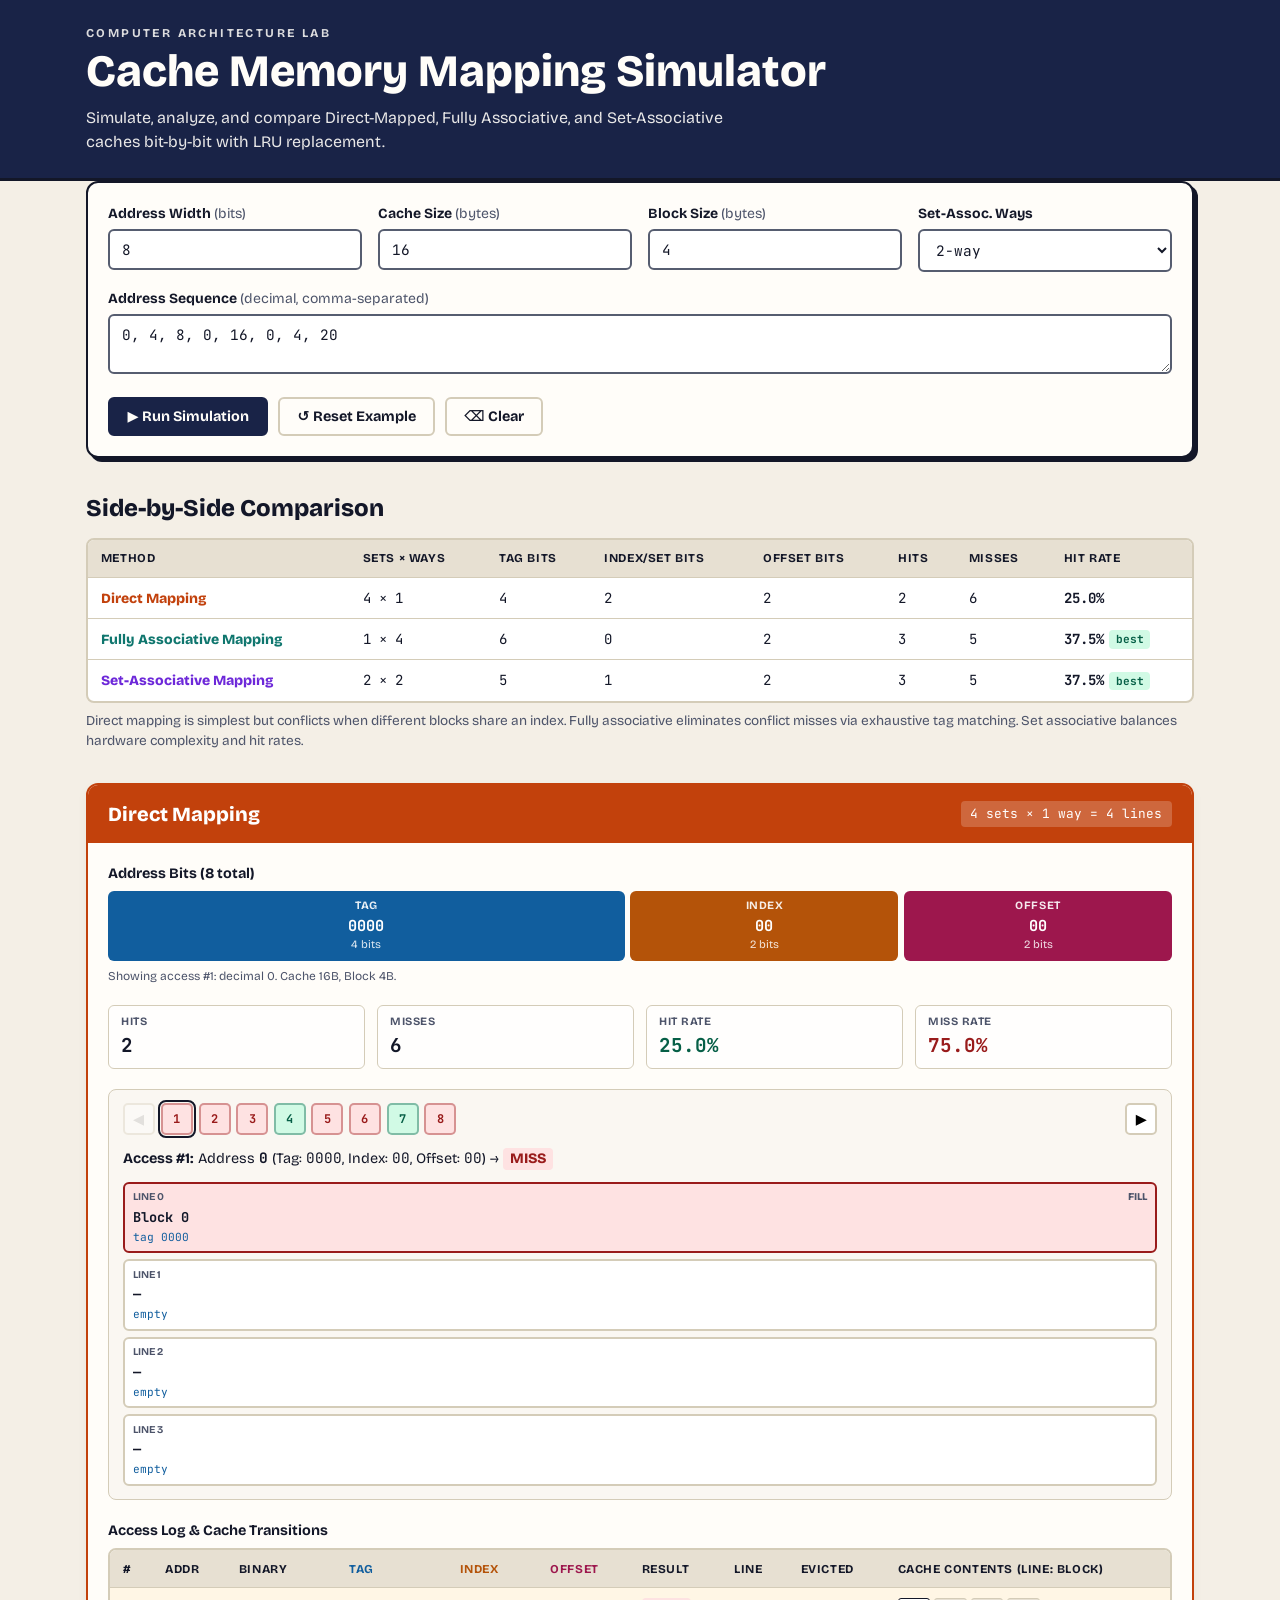
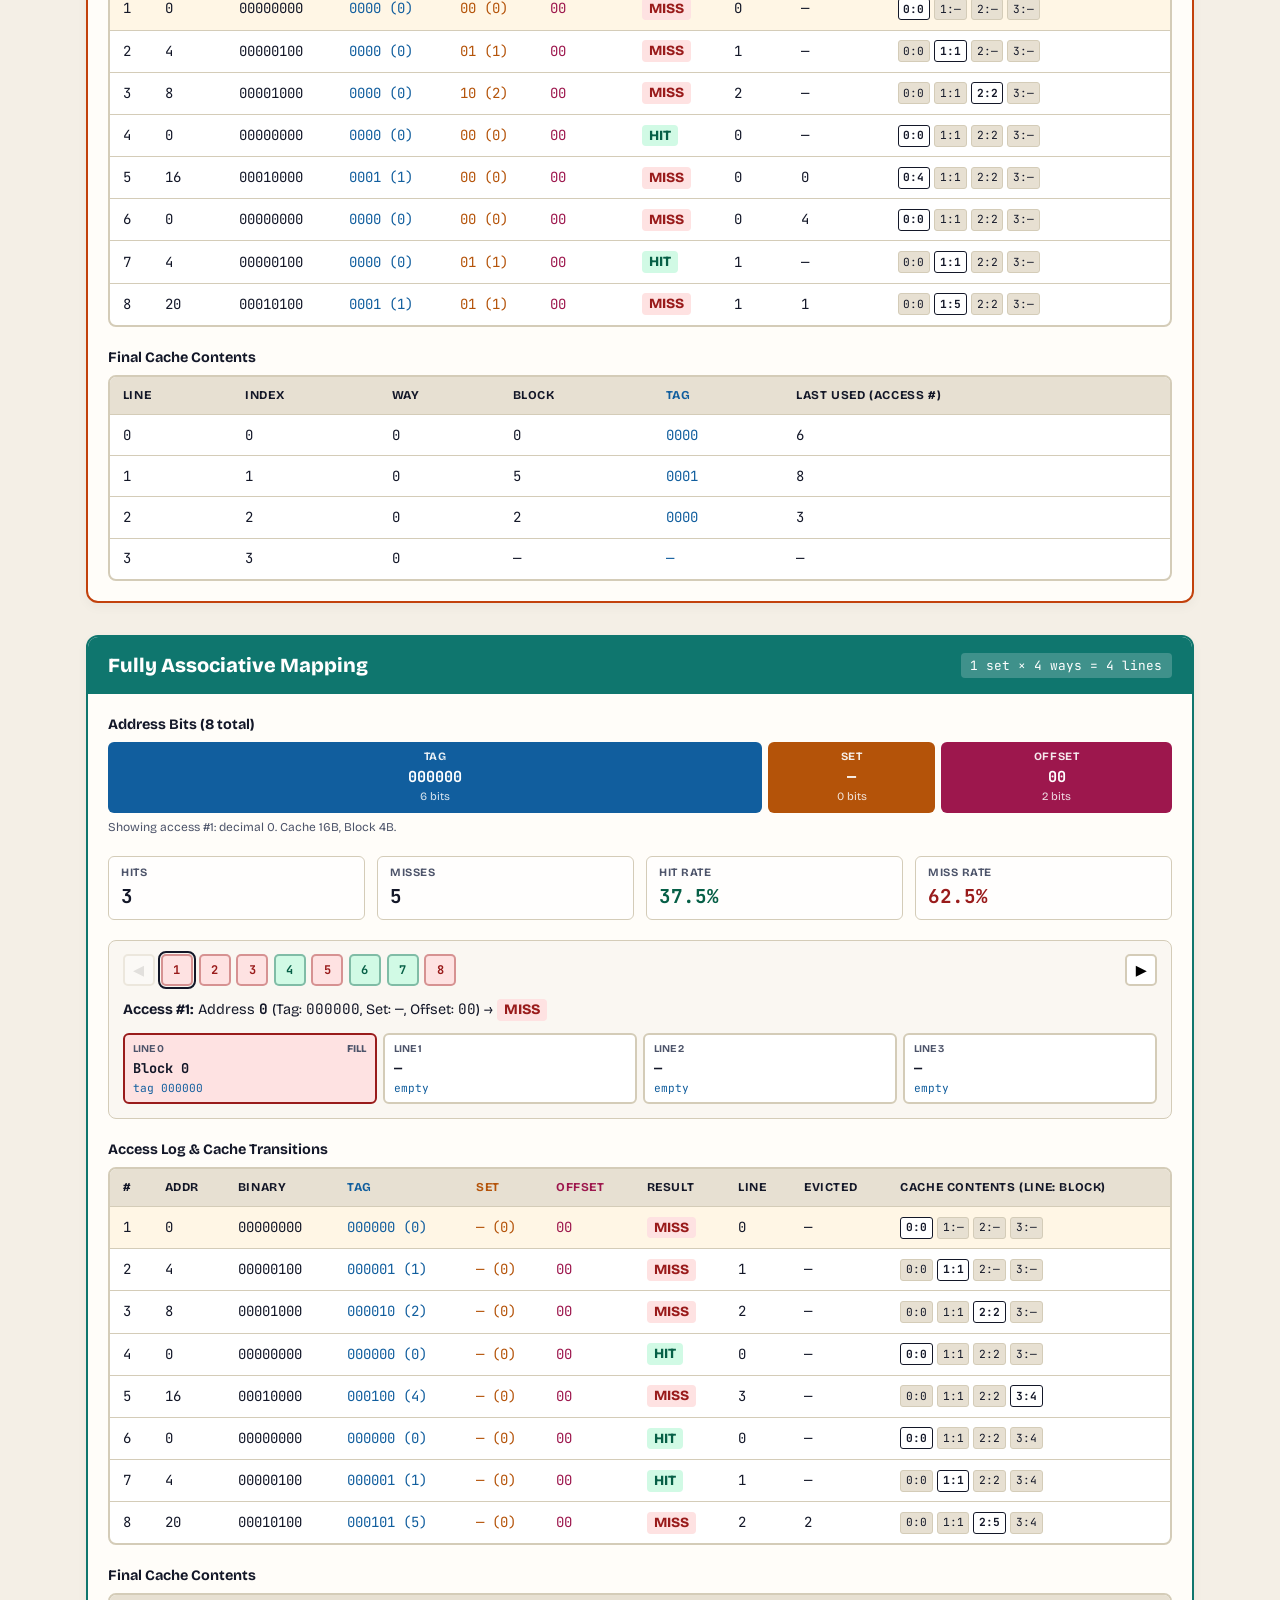
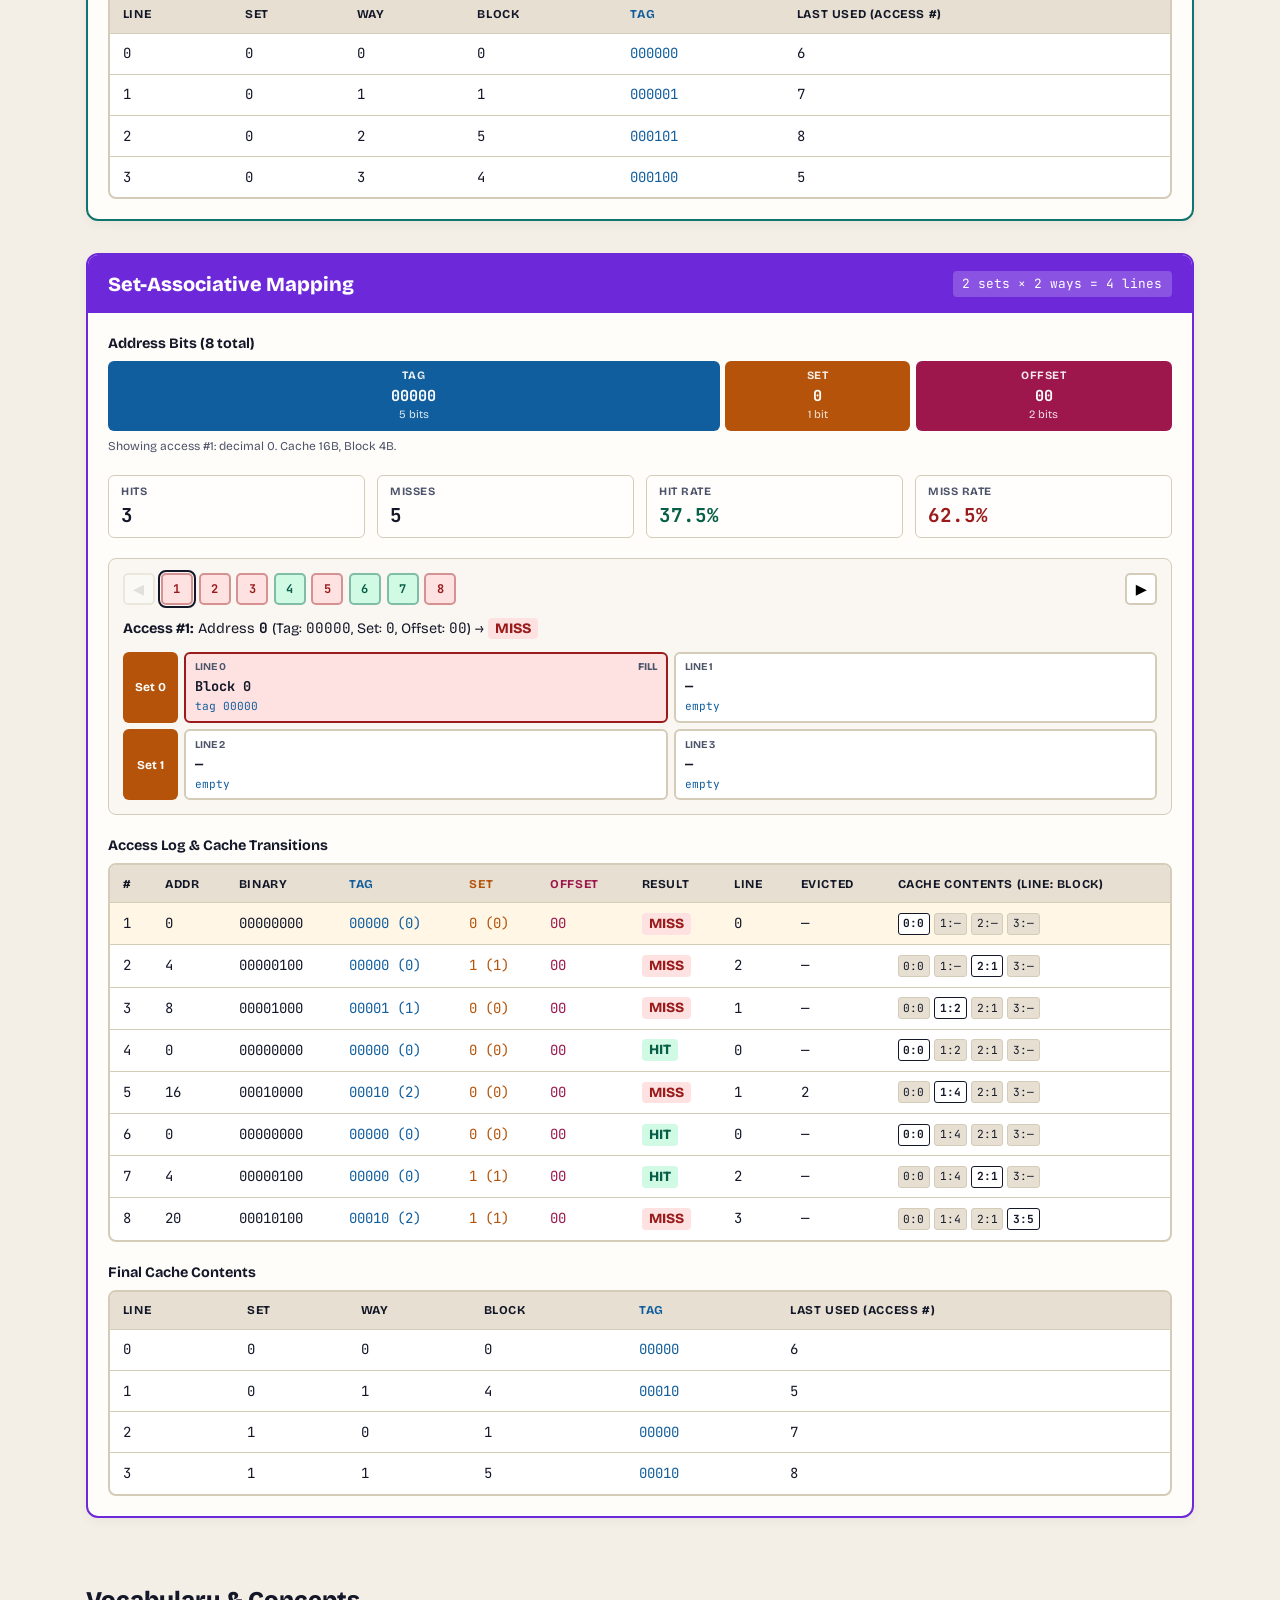
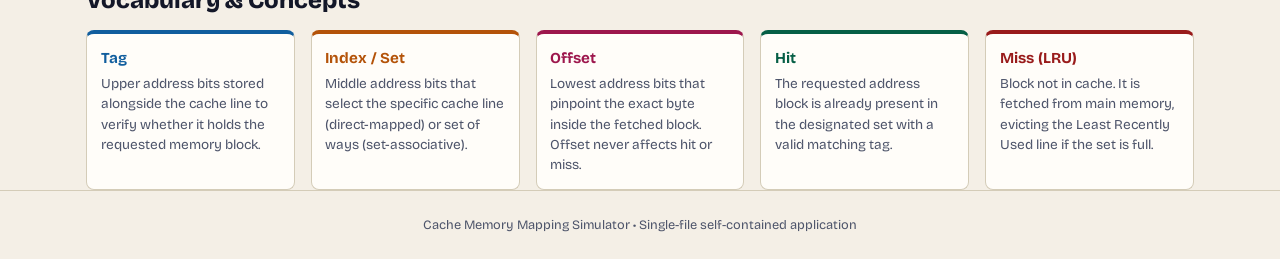
<file: index.html>
<!DOCTYPE html>
<html lang="en">
<head>
  <meta charset="UTF-8">
  <meta name="viewport" content="width=device-width, initial-scale=1.0">
  <title>Cache Memory Mapping Simulator</title>
  <link rel="preconnect" href="https://fonts.googleapis.com">
  <link rel="preconnect" href="https://fonts.gstatic.com" crossorigin>
  <link href="https://fonts.googleapis.com/css2?family=Bricolage+Grotesque:opsz,wght@12..96,400;600;700;800&family=JetBrains+Mono:wght@400;600;700&display=swap" rel="stylesheet">
  <style>
    :root {
      --bg: #f4efe6;
      --fg: #131728;
      --card: #fffdf9;
      --card-border: #d4ccb8;
      --border: #d4ccb8;
      --input: #565d70;
      --primary: #192347;
      --primary-fg: #fffdf9;
      --muted: #e7e0d2;
      --muted-fg: #4d546a;
      --tag: #115e9e;
      --tag-bg: #e1f0fa;
      --idx: #b45309;
      --idx-bg: #fef3c7;
      --off: #9d174d;
      --off-bg: #fce7f3;
      --hit: #065f46;
      --hit-bg: #d1fae5;
      --miss: #991b1b;
      --miss-bg: #fee2e2;
      --m-direct: #c2410c;
      --m-fully: #0f766e;
      --m-set: #6d28d9;
    }

    * { box-sizing: border-box; margin: 0; padding: 0; }

    body {
      font-family: 'Bricolage Grotesque', system-ui, -apple-system, sans-serif;
      background-color: var(--bg);
      color: var(--fg);
      line-height: 1.5;
      min-height: 100vh;
    }

    .mono {
      font-family: 'JetBrains Mono', ui-monospace, SFMono-Regular, monospace;
    }

    header {
      background-color: var(--primary);
      color: var(--primary-fg);
      border-bottom: 3px solid var(--fg);
      padding: 1.5rem 1rem;
    }

    .container {
      max-width: 1140px;
      margin: 0 auto;
      padding: 0 1rem;
    }

    .badge-sub {
      font-size: 0.75rem;
      letter-spacing: 0.2em;
      text-transform: uppercase;
      opacity: 0.85;
      font-weight: 700;
    }

    h1 {
      font-size: clamp(1.8rem, 4vw, 2.8rem);
      font-weight: 800;
      line-height: 1.15;
      margin: 0.25rem 0 0.5rem;
    }

    header p {
      font-size: 1rem;
      opacity: 0.9;
      max-width: 650px;
    }

    main {
      padding: 2rem 0 4rem;
      display: flex;
      flex-direction: column;
      gap: 2rem;
    }

    /* Cards */
    .card {
      background: var(--card);
      border: 2px solid var(--fg);
      border-radius: 12px;
      padding: 1.25rem;
      box-shadow: 4px 4px 0 var(--fg);
    }

    .grid-form {
      display: grid;
      grid-template-columns: repeat(auto-fit, minmax(180px, 1fr));
      gap: 1rem;
      margin-bottom: 1rem;
    }

    label {
      display: block;
      font-size: 0.875rem;
      font-weight: 700;
      margin-bottom: 0.35rem;
    }

    label span {
      font-weight: 400;
      color: var(--muted-fg);
    }

    input, select, textarea {
      width: 100%;
      padding: 0.55rem 0.75rem;
      border: 2px solid var(--input);
      border-radius: 6px;
      background: #fff;
      font-family: 'JetBrains Mono', monospace;
      font-size: 0.9rem;
      color: var(--fg);
      outline: none;
      transition: border-color 0.15s, box-shadow 0.15s;
    }

    input:focus, select:focus, textarea:focus {
      border-color: var(--primary);
      box-shadow: 0 0 0 3px rgba(25, 35, 71, 0.2);
    }

    textarea {
      resize: vertical;
      min-height: 60px;
    }

    .btn-group {
      display: flex;
      flex-wrap: wrap;
      gap: 0.6rem;
      margin-top: 1rem;
    }

    button {
      cursor: pointer;
      font-family: inherit;
      font-weight: 700;
      font-size: 0.9rem;
      border-radius: 6px;
      padding: 0.55rem 1.1rem;
      display: inline-flex;
      align-items: center;
      gap: 0.4rem;
      transition: transform 0.1s, background-color 0.15s;
    }

    button:active {
      transform: scale(0.97);
    }

    .btn-primary {
      background: var(--primary);
      color: var(--primary-fg);
      border: 2px solid var(--primary);
    }

    .btn-primary:hover {
      background: #253366;
    }

    .btn-secondary {
      background: var(--card);
      color: var(--fg);
      border: 2px solid var(--border);
    }

    .btn-secondary:hover {
      background: var(--muted);
    }

    /* Error alerts */
    .alert-danger {
      background: var(--miss-bg);
      border: 2px solid var(--miss);
      color: var(--miss);
      padding: 0.75rem 1rem;
      border-radius: 6px;
      margin-top: 1rem;
      font-size: 0.875rem;
      font-weight: 600;
    }

    .alert-danger ul {
      margin-left: 1.2rem;
    }

    /* Section Titles */
    h2 {
      font-size: 1.5rem;
      font-weight: 800;
      margin-bottom: 0.75rem;
    }

    /* Comparison Table */
    .table-container {
      overflow-x: auto;
      border: 2px solid var(--border);
      border-radius: 8px;
      background: #fff;
    }

    table {
      width: 100%;
      border-collapse: collapse;
      font-size: 0.875rem;
      text-align: left;
    }

    th {
      background: var(--muted);
      padding: 0.6rem 0.8rem;
      font-size: 0.75rem;
      text-transform: uppercase;
      letter-spacing: 0.05em;
      font-weight: 700;
      white-space: nowrap;
    }

    td {
      padding: 0.6rem 0.8rem;
      border-top: 1px solid var(--border);
      white-space: nowrap;
    }

    tr:hover td {
      background: rgba(0,0,0,0.02);
    }

    .best-tag {
      background: var(--hit-bg);
      color: var(--hit);
      font-size: 0.7rem;
      padding: 0.15rem 0.4rem;
      border-radius: 4px;
      font-weight: 700;
      margin-left: 0.35rem;
    }

    /* Method Panel */
    .method-card {
      background: var(--card);
      border: 2px solid var(--card-border);
      border-radius: 12px;
      overflow: hidden;
      margin-bottom: 2rem;
      box-shadow: 0 4px 12px rgba(0,0,0,0.04);
    }

    .method-header {
      padding: 0.85rem 1.25rem;
      color: #fff;
      display: flex;
      justify-content: space-between;
      align-items: center;
      flex-wrap: wrap;
      gap: 0.5rem;
    }

    .method-header h3 {
      font-size: 1.25rem;
      font-weight: 800;
    }

    .method-header span {
      background: rgba(255, 255, 255, 0.2);
      padding: 0.2rem 0.6rem;
      border-radius: 4px;
      font-size: 0.8rem;
    }

    .method-body {
      padding: 1.25rem;
      display: flex;
      flex-direction: column;
      gap: 1.25rem;
    }

    /* Bit Breakdown */
    .bits-container {
      display: flex;
      width: 100%;
      gap: 0.35rem;
    }

    .bit-part {
      border-radius: 6px;
      padding: 0.45rem 0.6rem;
      text-align: center;
      color: #fff;
    }

    .bit-label {
      font-size: 0.7rem;
      font-weight: 700;
      text-transform: uppercase;
      letter-spacing: 0.05em;
      opacity: 0.9;
    }

    .bit-val {
      font-size: 0.95rem;
      font-weight: 700;
      overflow: hidden;
      text-overflow: ellipsis;
      white-space: nowrap;
    }

    .bit-count {
      font-size: 0.7rem;
      opacity: 0.85;
    }

    /* Stat grid */
    .stat-grid {
      display: grid;
      grid-template-columns: repeat(auto-fit, minmax(110px, 1fr));
      gap: 0.75rem;
    }

    .stat-box {
      border: 1px solid var(--border);
      border-radius: 6px;
      padding: 0.5rem 0.75rem;
      background: rgba(255,255,255,0.7);
    }

    .stat-label {
      font-size: 0.7rem;
      text-transform: uppercase;
      letter-spacing: 0.05em;
      color: var(--muted-fg);
      font-weight: 700;
    }

    .stat-val {
      font-size: 1.2rem;
      font-weight: 700;
    }

    /* Step Player */
    .step-player {
      border: 1px solid var(--border);
      border-radius: 8px;
      background: #faf7f2;
      padding: 0.85rem;
      display: flex;
      flex-direction: column;
      gap: 0.75rem;
    }

    .step-controls {
      display: flex;
      align-items: center;
      gap: 0.4rem;
      flex-wrap: wrap;
    }

    .step-btn-list {
      display: flex;
      gap: 0.35rem;
      flex-wrap: wrap;
      flex: 1;
    }

    .step-btn {
      min-width: 32px;
      height: 32px;
      padding: 0 0.4rem;
      font-size: 0.75rem;
      font-weight: 700;
      border-radius: 5px;
      border: 2px solid;
      background: #fff;
      display: inline-grid;
      place-items: center;
    }

    .step-btn.hit {
      background: var(--hit-bg);
      color: var(--hit);
      border-color: rgba(6, 95, 70, 0.4);
    }

    .step-btn.miss {
      background: var(--miss-bg);
      color: var(--miss);
      border-color: rgba(153, 27, 27, 0.4);
    }

    .step-btn.active {
      outline: 2px solid var(--fg);
      outline-offset: 1px;
    }

    .arrow-btn {
      width: 32px;
      height: 32px;
      padding: 0;
      display: inline-grid;
      place-items: center;
      background: #fff;
      border: 2px solid var(--border);
      border-radius: 5px;
    }

    .arrow-btn:disabled {
      opacity: 0.35;
      cursor: not-allowed;
    }

    .step-narrative {
      font-size: 0.9rem;
    }

    .badge-hit {
      background: var(--hit-bg);
      color: var(--hit);
      font-weight: 800;
      padding: 0.15rem 0.45rem;
      border-radius: 4px;
    }

    .badge-miss {
      background: var(--miss-bg);
      color: var(--miss);
      font-weight: 800;
      padding: 0.15rem 0.45rem;
      border-radius: 4px;
    }

    /* Cache Grid View */
    .cache-grid {
      display: flex;
      flex-direction: column;
      gap: 0.4rem;
    }

    .cache-set-row {
      display: flex;
      gap: 0.4rem;
      align-items: stretch;
    }

    .cache-set-label {
      width: 55px;
      flex-shrink: 0;
      background: var(--idx);
      color: #fff;
      border-radius: 6px;
      font-size: 0.75rem;
      font-weight: 700;
      display: grid;
      place-items: center;
    }

    .cache-ways-grid {
      display: grid;
      grid-auto-flow: column;
      grid-auto-columns: minmax(0, 1fr);
      gap: 0.4rem;
      flex: 1;
    }

    .cache-line-box {
      border: 2px solid var(--border);
      border-radius: 6px;
      background: #fff;
      padding: 0.35rem 0.55rem;
      display: flex;
      flex-direction: column;
      justify-content: space-between;
    }

    .cache-line-box.active-hit {
      border-color: var(--hit);
      background: var(--hit-bg);
    }

    .cache-line-box.active-miss {
      border-color: var(--miss);
      background: var(--miss-bg);
    }

    .cache-line-top {
      display: flex;
      justify-content: space-between;
      font-size: 0.65rem;
      color: var(--muted-fg);
      text-transform: uppercase;
      font-weight: 700;
    }

    .cache-line-blk {
      font-size: 0.85rem;
      font-weight: 700;
      margin: 0.1rem 0;
    }

    .cache-line-tag {
      font-size: 0.7rem;
      color: var(--tag);
      overflow: hidden;
      text-overflow: ellipsis;
      white-space: nowrap;
    }

    /* Vocabulary */
    .vocab-grid {
      display: grid;
      grid-template-columns: repeat(auto-fit, minmax(200px, 1fr));
      gap: 1rem;
    }

    .vocab-card {
      background: var(--card);
      border: 1px solid var(--border);
      border-top: 4px solid var(--primary);
      border-radius: 8px;
      padding: 0.85rem;
    }

    .vocab-term {
      font-weight: 700;
      font-size: 0.95rem;
      margin-bottom: 0.25rem;
    }

    .vocab-def {
      font-size: 0.85rem;
      color: var(--muted-fg);
    }
  </style>
</head>
<body>

  <header>
    <div class="container">
      <p class="badge-sub">Computer Architecture Lab</p>
      <h1>Cache Memory Mapping Simulator</h1>
      <p>Simulate, analyze, and compare Direct-Mapped, Fully Associative, and Set-Associative caches bit-by-bit with LRU replacement.</p>
    </div>
  </header>

  <main class="container">

    <!-- Inputs Panel -->
    <div class="card">
      <form id="sim-form">
        <div class="grid-form">
          <div>
            <label for="addressBits">Address Width <span>(bits)</span></label>
            <input type="number" id="addressBits" min="1" max="32" value="8" required>
          </div>
          <div>
            <label for="cacheSize">Cache Size <span>(bytes)</span></label>
            <input type="number" id="cacheSize" min="1" value="16" required>
          </div>
          <div>
            <label for="blockSize">Block Size <span>(bytes)</span></label>
            <input type="number" id="blockSize" min="1" value="4" required>
          </div>
          <div>
            <label for="associativity">Set-Assoc. Ways</label>
            <select id="associativity">
              <option value="1">1-way (Direct)</option>
              <option value="2" selected>2-way</option>
              <option value="4">4-way</option>
              <option value="full">Full Associative</option>
            </select>
          </div>
        </div>

        <div>
          <label for="addresses">Address Sequence <span>(decimal, comma-separated)</span></label>
          <textarea id="addresses" rows="2" placeholder="0, 4, 8, 0, 16, 0, 4, 20">0, 4, 8, 0, 16, 0, 4, 20</textarea>
        </div>

        <div id="error-box" class="alert-danger" style="display: none;">
          <ul id="error-list"></ul>
        </div>

        <div class="btn-group">
          <button type="submit" class="btn-primary">▶ Run Simulation</button>
          <button type="button" id="btn-reset" class="btn-secondary">↺ Reset Example</button>
          <button type="button" id="btn-clear" class="btn-secondary">⌫ Clear</button>
        </div>
      </form>
    </div>

    <!-- Comparison Table -->
    <section id="section-comparison">
      <h2>Side-by-Side Comparison</h2>
      <div class="table-container">
        <table>
          <thead>
            <tr>
              <th>Method</th>
              <th>Sets × Ways</th>
              <th>Tag Bits</th>
              <th>Index/Set Bits</th>
              <th>Offset Bits</th>
              <th>Hits</th>
              <th>Misses</th>
              <th>Hit Rate</th>
            </tr>
          </thead>
          <tbody id="comparison-tbody"></tbody>
        </table>
      </div>
      <p style="font-size: 0.85rem; color: var(--muted-fg); margin-top: 0.5rem;">
        Direct mapping is simplest but conflicts when different blocks share an index. Fully associative eliminates conflict misses via exhaustive tag matching. Set associative balances hardware complexity and hit rates.
      </p>
    </section>

    <!-- Method Panels Container -->
    <div id="panels-container"></div>

    <!-- Vocabulary Section -->
    <section>
      <h2>Vocabulary & Concepts</h2>
      <div class="vocab-grid">
        <div class="vocab-card" style="border-top-color: var(--tag);">
          <div class="vocab-term" style="color: var(--tag);">Tag</div>
          <div class="vocab-def">Upper address bits stored alongside the cache line to verify whether it holds the requested memory block.</div>
        </div>
        <div class="vocab-card" style="border-top-color: var(--idx);">
          <div class="vocab-term" style="color: var(--idx);">Index / Set</div>
          <div class="vocab-def">Middle address bits that select the specific cache line (direct-mapped) or set of ways (set-associative).</div>
        </div>
        <div class="vocab-card" style="border-top-color: var(--off);">
          <div class="vocab-term" style="color: var(--off);">Offset</div>
          <div class="vocab-def">Lowest address bits that pinpoint the exact byte inside the fetched block. Offset never affects hit or miss.</div>
        </div>
        <div class="vocab-card" style="border-top-color: var(--hit);">
          <div class="vocab-term" style="color: var(--hit);">Hit</div>
          <div class="vocab-def">The requested address block is already present in the designated set with a valid matching tag.</div>
        </div>
        <div class="vocab-card" style="border-top-color: var(--miss);">
          <div class="vocab-term" style="color: var(--miss);">Miss (LRU)</div>
          <div class="vocab-def">Block not in cache. It is fetched from main memory, evicting the Least Recently Used line if the set is full.</div>
        </div>
      </div>
    </section>

  </main>

  <footer style="border-top: 1px solid var(--border); padding: 1.5rem 0; font-size: 0.8rem; color: var(--muted-fg); text-align: center;">
    Cache Memory Mapping Simulator &bull; Single-file self-contained application
  </footer>

  <script>
    // --- Helper Functions ---
    function binary(val, bits) {
      if (bits === 0) return '—';
      return val.toString(2).padStart(bits, '0');
    }

    function isPowerOfTwo(val) {
      return Number.isSafeInteger(val) && val > 0 && Number.isInteger(Math.log2(val));
    }

    function validateInputs(input) {
      const errors = [];
      const bitsValid = Number.isInteger(input.addressBits) && input.addressBits >= 1 && input.addressBits <= 32;
      if (!bitsValid) errors.push('Address width must be an integer between 1 and 32.');
      const cacheValid = isPowerOfTwo(input.cacheSize);
      const blockValid = isPowerOfTwo(input.blockSize);
      if (!cacheValid) errors.push('Cache size must be a positive power of two (e.g., 2, 4, 8, 16, 32, 64...).');
      if (!blockValid) errors.push('Block size must be a positive power of two (e.g., 1, 2, 4, 8, 16...).');
      if (cacheValid && blockValid) {
        if (input.blockSize > input.cacheSize) errors.push('Block size cannot exceed Cache size.');
        const lines = input.cacheSize / input.blockSize;
        if (lines > 256) errors.push('Use at most 256 cache lines to keep visualization responsive.');
        if (input.associativity !== 'full' && Number(input.associativity) > lines) {
          errors.push('Associativity ways cannot exceed the total number of cache lines (' + lines + ').');
        }
      }
      if (bitsValid && cacheValid && input.cacheSize > (2 ** input.addressBits)) {
        errors.push('Cache size cannot exceed the total addressable memory space (2^' + input.addressBits + ' bytes).');
      }
      if (!input.addresses.trim()) {
        errors.push('Enter at least one decimal memory address.');
      } else {
        const tokens = input.addresses.split(',').map(s => s.trim()).filter(Boolean);
        if (tokens.length === 0) errors.push('Enter at least one decimal memory address.');
        if (tokens.length > 512) errors.push('Enter at most 512 addresses per run.');
        if (tokens.some(t => !/^\d+$/.test(t))) {
          errors.push('Use comma-separated nonnegative decimal integers with no invalid symbols.');
        } else if (bitsValid) {
          const maxAddr = (2 ** input.addressBits) - 1;
          if (tokens.some(t => Number(t) > maxAddr)) {
            errors.push('Addresses must be between 0 and ' + maxAddr + ' for ' + input.addressBits + '-bit memory.');
          }
        }
      }
      return errors;
    }

    // --- Simulation Core ---
    function simulateMethod(input, method) {
      const lines = input.cacheSize / input.blockSize;
      const ways = method === 'direct' ? 1 : (method === 'fully' || input.associativity === 'full') ? lines : Number(input.associativity);
      const sets = lines / ways;
      const indexBits = Math.log2(sets);
      const offsetBits = Math.log2(input.blockSize);
      const tagBits = input.addressBits - indexBits - offsetBits;

      const cache = Array.from({ length: lines }, (_, line) => ({
        line,
        set: Math.floor(line / ways),
        way: line % ways,
        block: null,
        tag: null,
        lastUsed: null
      }));

      let hits = 0;
      const tokens = input.addresses.split(',').map(s => s.trim()).filter(Boolean);
      const steps = tokens.map((tok, pos) => {
        const address = Number(tok);
        const block = Math.floor(address / input.blockSize);
        const index = block % sets;
        const tag = Math.floor(block / sets);
        const offset = address % input.blockSize;

        const setCandidates = cache.slice(index * ways, (index + 1) * ways);
        let selected = setCandidates.find(l => l.block === block);
        const hit = selected !== undefined;
        let evicted = null;

        if (hit) {
          hits++;
        } else {
          selected = setCandidates.find(l => l.block === null) ||
            setCandidates.reduce((oldest, l) => ((l.lastUsed ?? -1) < (oldest.lastUsed ?? -1) ? l : oldest));
          evicted = selected.block;
          selected.block = block;
          selected.tag = tag;
        }

        selected.lastUsed = pos + 1;

        return {
          step: pos + 1,
          address,
          binaryAddress: binary(address, input.addressBits),
          block,
          tag,
          index,
          offset,
          tagBinary: binary(tag, tagBits),
          indexBinary: binary(index, indexBits),
          offsetBinary: binary(offset, offsetBits),
          hit,
          line: selected.line,
          evicted,
          cacheSnapshot: cache.map(l => ({ ...l }))
        };
      });

      const misses = steps.length - hits;
      return {
        method,
        name: method === 'direct' ? 'Direct Mapping' : method === 'fully' ? 'Fully Associative Mapping' : 'Set-Associative Mapping',
        ways, sets, lines, tagBits, indexBits, offsetBits,
        addressBits: input.addressBits,
        blockSize: input.blockSize,
        cacheSize: input.cacheSize,
        hits, misses,
        hitRate: steps.length ? (hits / steps.length * 100) : 0,
        missRate: steps.length ? (misses / steps.length * 100) : 0,
        steps,
        finalCache: cache.map(l => ({ ...l })),
        selectedStepIndex: 0
      };
    }

    // --- State & Rendering ---
    let simulationResults = [];

    const METHOD_COLORS = {
      direct: 'var(--m-direct)',
      fully: 'var(--m-fully)',
      set: 'var(--m-set)'
    };

    function renderComparisonTable() {
      const tbody = document.getElementById('comparison-tbody');
      tbody.innerHTML = '';
      const bestRate = Math.max(...simulationResults.map(r => r.hitRate));

      simulationResults.forEach(r => {
        const tr = document.createElement('tr');
        const color = METHOD_COLORS[r.method];
        tr.innerHTML = `
          <td style="font-weight: 800; color: ${color};">${r.name}</td>
          <td class="mono">${r.sets} × ${r.ways}</td>
          <td class="mono">${r.tagBits}</td>
          <td class="mono">${r.indexBits}</td>
          <td class="mono">${r.offsetBits}</td>
          <td class="mono">${r.hits}</td>
          <td class="mono">${r.misses}</td>
          <td class="mono" style="font-weight: 700;">
            ${r.hitRate.toFixed(1)}%${r.hitRate === bestRate ? '<span class="best-tag">best</span>' : ''}
          </td>
        `;
        tbody.appendChild(tr);
      });
    }

    function renderMethodPanels() {
      const container = document.getElementById('panels-container');
      container.innerHTML = '';

      simulationResults.forEach((r, methodIdx) => {
        const card = document.createElement('div');
        card.className = 'method-card';
        card.style.borderColor = METHOD_COLORS[r.method];

        const step = r.steps[r.selectedStepIndex] || null;
        const idxLabel = r.method === 'direct' ? 'Index' : 'Set';
        const color = METHOD_COLORS[r.method];

        // Panel header
        let html = `
          <div class="method-header" style="background: ${color};">
            <h3>${r.name}</h3>
            <span class="mono">${r.sets} set${r.sets > 1 ? 's' : ''} × ${r.ways} way${r.ways > 1 ? 's' : ''} = ${r.lines} lines</span>
          </div>
          <div class="method-body">
            <!-- Bit breakdown -->
            <div>
              <h4 style="font-size: 0.9rem; font-weight: 700; margin-bottom: 0.4rem;">Address Bits (${r.addressBits} total)</h4>
              <div class="bits-container">
                <div class="bit-part" style="background: var(--tag); flex: ${Math.max(r.tagBits, 1.4)};">
                  <div class="bit-label">Tag</div>
                  <div class="bit-val mono">${step ? step.tagBinary : '—'}</div>
                  <div class="bit-count">${r.tagBits} bit${r.tagBits === 1 ? '' : 's'}</div>
                </div>
                <div class="bit-part" style="background: var(--idx); flex: ${Math.max(r.indexBits, 1.4)};">
                  <div class="bit-label">${idxLabel}</div>
                  <div class="bit-val mono">${step ? step.indexBinary : '—'}</div>
                  <div class="bit-count">${r.indexBits} bit${r.indexBits === 1 ? '' : 's'}</div>
                </div>
                <div class="bit-part" style="background: var(--off); flex: ${Math.max(r.offsetBits, 1.4)};">
                  <div class="bit-label">Offset</div>
                  <div class="bit-val mono">${step ? step.offsetBinary : '—'}</div>
                  <div class="bit-count">${r.offsetBits} bit${r.offsetBits === 1 ? '' : 's'}</div>
                </div>
              </div>
              <p style="font-size: 0.75rem; color: var(--muted-fg); margin-top: 0.35rem;">
                ${step ? `Showing access #${step.step}: decimal ${step.address}.` : ''} Cache ${r.cacheSize}B, Block ${r.blockSize}B.
              </p>
            </div>

            <!-- Stats -->
            <div class="stat-grid">
              <div class="stat-box">
                <div class="stat-label">Hits</div>
                <div class="stat-val mono">${r.hits}</div>
              </div>
              <div class="stat-box">
                <div class="stat-label">Misses</div>
                <div class="stat-val mono">${r.misses}</div>
              </div>
              <div class="stat-box">
                <div class="stat-label">Hit Rate</div>
                <div class="stat-val mono" style="color: var(--hit);">${r.hitRate.toFixed(1)}%</div>
              </div>
              <div class="stat-box">
                <div class="stat-label">Miss Rate</div>
                <div class="stat-val mono" style="color: var(--miss);">${r.missRate.toFixed(1)}%</div>
              </div>
            </div>
        `;

        // Step player
        if (step) {
          html += `
            <div class="step-player">
              <div class="step-controls">
                <button type="button" class="arrow-btn" ${r.selectedStepIndex === 0 ? 'disabled' : ''} onclick="changeStep(${methodIdx}, ${r.selectedStepIndex - 1})">◀</button>
                <div class="step-btn-list">
                  ${r.steps.map((s, idx) => `
                    <button type="button" class="step-btn mono ${s.hit ? 'hit' : 'miss'} ${idx === r.selectedStepIndex ? 'active' : ''}" onclick="changeStep(${methodIdx}, ${idx})">${s.step}</button>
                  `).join('')}
                </div>
                <button type="button" class="arrow-btn" ${r.selectedStepIndex >= r.steps.length - 1 ? 'disabled' : ''} onclick="changeStep(${methodIdx}, ${r.selectedStepIndex + 1})">▶</button>
              </div>

              <div class="step-narrative">
                <strong>Access #${step.step}:</strong> Address <span class="mono" style="font-weight: 700;">${step.address}</span>
                (Tag: <span class="mono">${step.tagBinary}</span>, ${idxLabel}: <span class="mono">${step.indexBinary}</span>, Offset: <span class="mono">${step.offsetBinary}</span>)
                &rarr; <span class="${step.hit ? 'badge-hit' : 'badge-miss'}">${step.hit ? 'HIT' : 'MISS'}</span>
                ${!step.hit && step.evicted !== null ? `(evicts block <span class="mono">${step.evicted}</span>)` : ''}
              </div>

              <!-- Cache view grid -->
              <div class="cache-grid">
                ${renderCacheVisualizer(r, step.cacheSnapshot, step.line, step.hit)}
              </div>
            </div>
          `;
        }

        // Access steps table
        html += `
          <div>
            <h4 style="font-size: 0.9rem; font-weight: 700; margin-bottom: 0.4rem;">Access Log & Cache Transitions</h4>
            <div class="table-container">
              <table>
                <thead>
                  <tr>
                    <th>#</th>
                    <th>Addr</th>
                    <th>Binary</th>
                    <th style="color: var(--tag);">Tag</th>
                    <th style="color: var(--idx);">${idxLabel}</th>
                    <th style="color: var(--off);">Offset</th>
                    <th>Result</th>
                    <th>Line</th>
                    <th>Evicted</th>
                    <th>Cache Contents (Line: Block)</th>
                  </tr>
                </thead>
                <tbody>
                  ${r.steps.map((s, idx) => `
                    <tr style="cursor: pointer; ${idx === r.selectedStepIndex ? 'background: #fff6e5;' : ''}" onclick="changeStep(${methodIdx}, ${idx})">
                      <td class="mono">${s.step}</td>
                      <td class="mono font-bold">${s.address}</td>
                      <td class="mono">${s.binaryAddress}</td>
                      <td class="mono" style="color: var(--tag);">${s.tagBinary} (${s.tag})</td>
                      <td class="mono" style="color: var(--idx);">${s.indexBinary} (${s.index})</td>
                      <td class="mono" style="color: var(--off);">${s.offsetBinary}</td>
                      <td><span class="${s.hit ? 'badge-hit' : 'badge-miss'}">${s.hit ? 'HIT' : 'MISS'}</span></td>
                      <td class="mono">${s.line}</td>
                      <td class="mono">${s.evicted !== null ? s.evicted : '—'}</td>
                      <td>
                        <div style="display: flex; gap: 0.25rem;">
                          ${s.cacheSnapshot.map(cl => `
                            <span class="mono" style="font-size: 0.7rem; border-radius: 3px; padding: 0.1rem 0.3rem; border: 1px solid ${cl.line === s.line ? 'var(--fg)' : 'var(--border)'}; background: ${cl.line === s.line ? '#fff' : 'var(--muted)'}; font-weight: ${cl.line === s.line ? '700' : '400'};">
                              ${cl.line}:${cl.block !== null ? cl.block : '—'}
                            </span>
                          `).join('')}
                        </div>
                      </td>
                    </tr>
                  `).join('')}
                </tbody>
              </table>
            </div>
          </div>

          <!-- Final cache table -->
          <div>
            <h4 style="font-size: 0.9rem; font-weight: 700; margin-bottom: 0.4rem;">Final Cache Contents</h4>
            <div class="table-container">
              <table>
                <thead>
                  <tr>
                    <th>Line</th>
                    <th>${idxLabel}</th>
                    <th>Way</th>
                    <th>Block</th>
                    <th style="color: var(--tag);">Tag</th>
                    <th>Last Used (Access #)</th>
                  </tr>
                </thead>
                <tbody>
                  ${r.finalCache.map(cl => `
                    <tr>
                      <td class="mono">${cl.line}</td>
                      <td class="mono">${cl.set}</td>
                      <td class="mono">${cl.way}</td>
                      <td class="mono font-bold">${cl.block !== null ? cl.block : '—'}</td>
                      <td class="mono" style="color: var(--tag);">${cl.tag !== null ? binary(cl.tag, r.tagBits) : '—'}</td>
                      <td class="mono">${cl.lastUsed !== null ? cl.lastUsed : '—'}</td>
                    </tr>
                  `).join('')}
                </tbody>
              </table>
            </div>
          </div>
        `;

        html += `</div>`;
        card.innerHTML = html;
        container.appendChild(card);
      });
    }

    function renderCacheVisualizer(result, cacheLines, activeLine, hit) {
      const setsMap = [];
      cacheLines.forEach(l => {
        (setsMap[l.set] ||= []).push(l);
      });
      const showSet = result.ways > 1 || result.method !== 'direct';

      return setsMap.map((ways, setIdx) => `
        <div class="cache-set-row">
          ${showSet && result.sets > 1 ? `<div class="cache-set-label">Set ${setIdx}</div>` : ''}
          <div class="cache-ways-grid">
            ${ways.map(l => {
              const isActive = l.line === activeLine;
              const isEmpty = l.block === null;
              let toneClass = '';
              if (isActive) {
                toneClass = hit ? 'active-hit' : 'active-miss';
              }
              return `
                <div class="cache-line-box ${toneClass}">
                  <div class="cache-line-top">
                    <span>Line ${l.line}</span>
                    ${isActive ? `<span style="font-weight: 800;">${hit ? 'HIT' : 'FILL'}</span>` : ''}
                  </div>
                  <div class="cache-line-blk mono">${isEmpty ? '—' : `Block ${l.block}`}</div>
                  <div class="cache-line-tag mono">${isEmpty ? 'empty' : `tag ${binary(l.tag, result.tagBits)}`}</div>
                </div>
              `;
            }).join('')}
          </div>
        </div>
      `).join('');
    }

    function changeStep(methodIdx, stepIdx) {
      if (simulationResults[methodIdx] && simulationResults[methodIdx].steps[stepIdx]) {
        simulationResults[methodIdx].selectedStepIndex = stepIdx;
        renderMethodPanels();
      }
    }

    function runSimulation() {
      const errorBox = document.getElementById('error-box');
      const errorList = document.getElementById('error-list');

      const inputs = {
        addressBits: Number(document.getElementById('addressBits').value),
        cacheSize: Number(document.getElementById('cacheSize').value),
        blockSize: Number(document.getElementById('blockSize').value),
        associativity: document.getElementById('associativity').value,
        addresses: document.getElementById('addresses').value
      };

      const errors = validateInputs(inputs);
      if (errors.length > 0) {
        errorList.innerHTML = errors.map(e => `<li>${e}</li>`).join('');
        errorBox.style.display = 'block';
        return;
      }

      errorBox.style.display = 'none';

      simulationResults = ['direct', 'fully', 'set'].map(m => simulateMethod(inputs, m));
      renderComparisonTable();
      renderMethodPanels();
    }

    // --- Event Listeners ---
    document.getElementById('sim-form').addEventListener('submit', function(e) {
      e.preventDefault();
      runSimulation();
    });

    document.getElementById('btn-reset').addEventListener('click', function() {
      document.getElementById('addressBits').value = 8;
      document.getElementById('cacheSize').value = 16;
      document.getElementById('blockSize').value = 4;
      document.getElementById('associativity').value = '2';
      document.getElementById('addresses').value = '0, 4, 8, 0, 16, 0, 4, 20';
      runSimulation();
    });

    document.getElementById('btn-clear').addEventListener('click', function() {
      document.getElementById('addresses').value = '';
      document.getElementById('comparison-tbody').innerHTML = '';
      document.getElementById('panels-container').innerHTML = '';
    });

    // Auto-run on initial page load
    runSimulation();
  </script>
</body>
</html>
</file>
